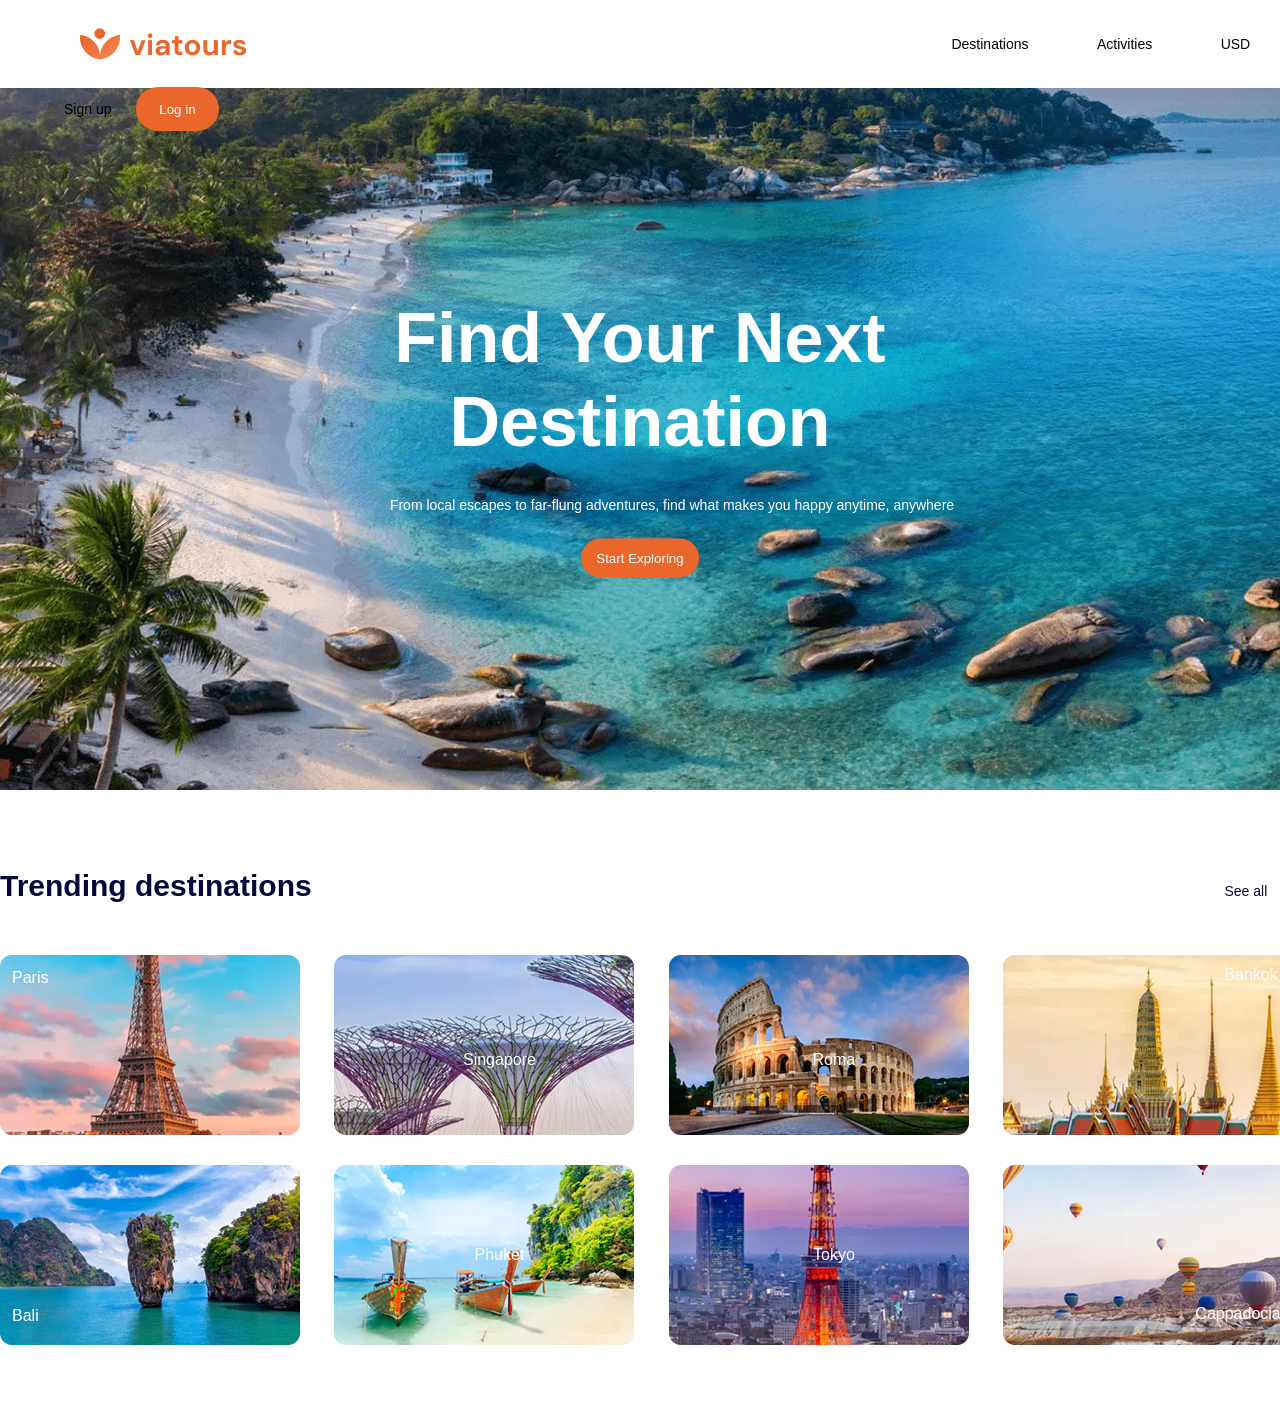
<file: index.html>
<!doctype html>
<html lang="en">
  <head>
    <link rel="stylesheet" href="./ninavardosanidze-homework5/css/reset.css" />
    <link rel="stylesheet" href="./ninavardosanidze-homework5/css/styles.css" />
    <title>homework5</title>
  </head>
  <body>
    <header>
      <img src="./ninavardosanidze-homework5/images/logo.png" alt="logo" />

      <p class="destinations">Destinations</p>
      <p>Activities</p>
      <p>USD</p>
      <p>Sign up</p>

      <button class="login">Log in</button>
    </header>

    <main>
      <section class="hero">
        <div class="text-wrapper">
          <h2>Find Your Next Destination</h2>
          <p>
            From local escapes to far-flung adventures, find what makes you
            happy anytime, anywhere
          </p>
          <button>Start Exploring</button>
        </div>
      </section>

      <section class="trending">
        <h3 class="main-text">Trending destinations</h3>
        <p>See all</p>
        <div class="img-wrapper">
          <img
            src="./ninavardosanidze-homework5/images/paris.jpg"
            alt="Paris picture"
          />
          <h3 class="city">Paris</h3>
        </div>
        <div class="img-wrapper2">
          <img
            src="./ninavardosanidze-homework5/images/singapore.png"
            alt="singapore picture"
          />
          <h3 class="city">Singapore</h3>
        </div>
        <div class="img-wrapper3">
          <img
            src="./ninavardosanidze-homework5/images/roma.png"
            alt="Roma picture"
          />
          <h3 class="city">Roma</h3>
        </div>
        <div class="img-wrapper4">
          <img
            src="./ninavardosanidze-homework5/images/bangkok.png"
            alt="Bankok picture"
          />
          <h3 class="city">Bankok</h3>
        </div>
        <div class="img-wrapper5">
          <img
            src="./ninavardosanidze-homework5/images/bali.png"
            alt="Bali picture"
          />
          <h3 class="city">Bali</h3>
        </div>
        <div class="img-wrapper6">
          <img
            src="./ninavardosanidze-homework5/images/phuket.png"
            alt="Phuket picture"
          />
          <h3 class="city">Phuket</h3>
        </div>
        <div class="img-wrapper7">
          <img
            src="./ninavardosanidze-homework5/images/tokyo.png"
            alt="Tokyo picture"
          />
          <h3 class="city">Tokyo</h3>
        </div>
        <div class="img-wrapper8">
          <img
            src="./ninavardosanidze-homework5/images/cappadocia.png"
            alt="Cappadocia picture"
          />
          <h3 class="city">Cappadocia</h3>
        </div>
      </section>
    </main>
  </body>
</html>
</file>
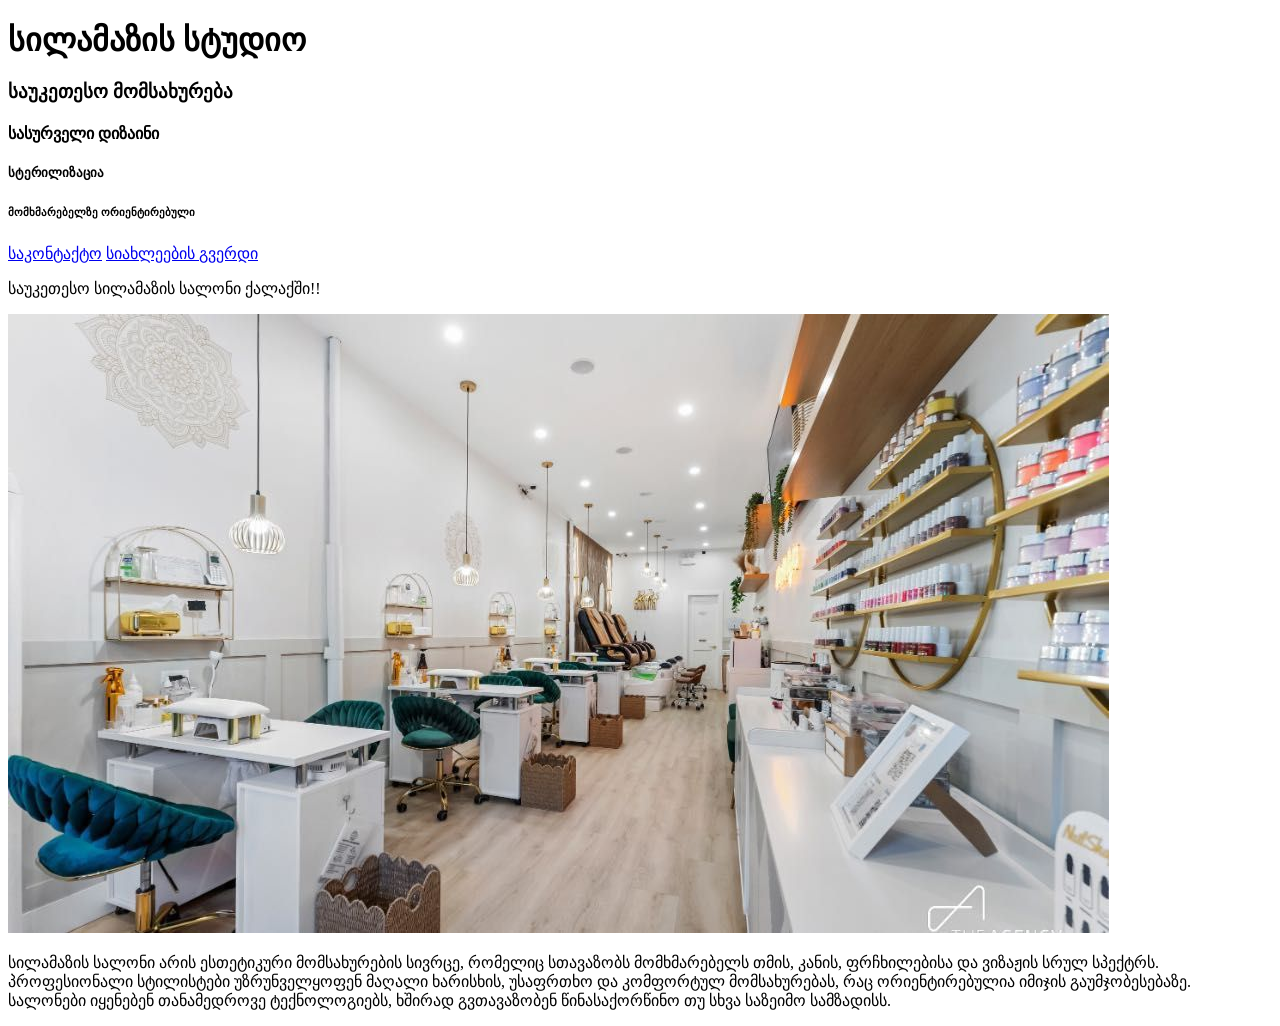
<file: ninavardosanidze-homework1/index.html>
<!DOCTYPE html>
<head>
    <title>Nail Studio</title>
</head>
<body>
    <h1>სილამაზის სტუდიო</h1>
    <h3>საუკეთესო მომსახურება</h3>
    <h4>სასურველი დიზაინი</h4>
    <h5>სტერილიზაცია</h5>
    <h6>მომხმარებელზე ორიენტირებული</h6>

    <nav>
    <a href="/contact.html">საკონტაქტო</a>
    <a href="./news.html">სიახლეების გვერდი</a>
    </nav>

    <p>საუკეთესო სილამაზის სალონი ქალაქში!!</p>

    <img src ="./images/nail.jpeg" alt="nailstudio"/>
    <p>სილამაზის სალონი არის ესთეტიკური მომსახურების სივრცე, რომელიც სთავაზობს მომხმარებელს თმის, კანის, ფრჩხილებისა და ვიზაჟის სრულ სპექტრს. პროფესიონალი სტილისტები უზრუნველყოფენ მაღალი ხარისხის, უსაფრთხო და კომფორტულ მომსახურებას, რაც ორიენტირებულია იმიჯის გაუმჯობესებაზე. სალონები იყენებენ თანამედროვე ტექნოლოგიებს, ხშირად გვთავაზობენ წინასაქორწინო თუ სხვა საზეიმო სამზადისს.</p>

</body>
</html>
</file>
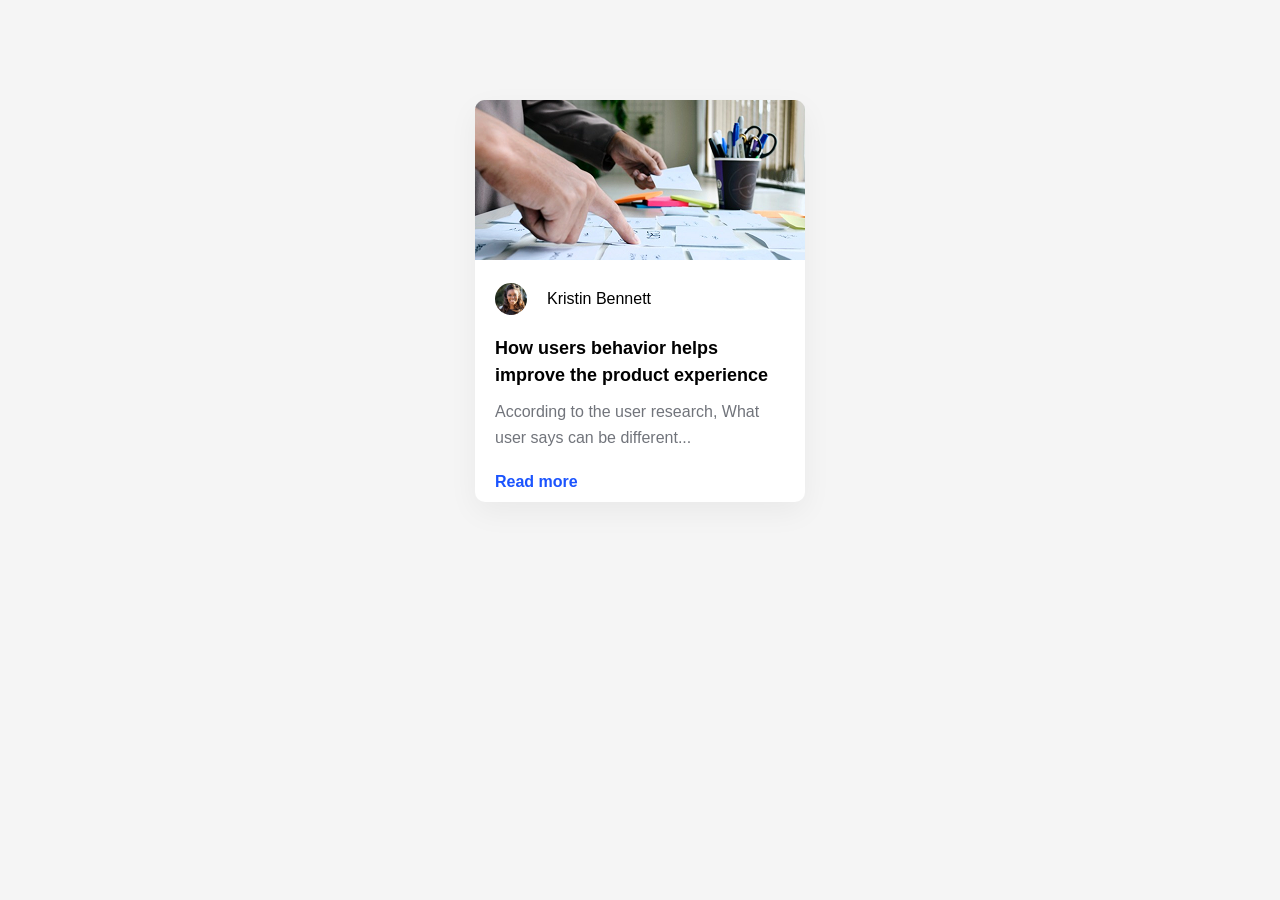
<file: ninavardosanidze-homework4/index.html>
<!doctype html>
<html>
  <head>
    <link rel="stylesheet" href="./css/reset.css" />
    <link rel="stylesheet" href="./css/styles.css" />
    <title>homework4</title>
  </head>
  <body>
    <div class="main">
      <img src="./images/main.png" alt="main" />
      <div class="profili">
        <img src="./images/profile.jpg" alt="foto" />
        <p>Kristin Bennett</p>
      </div>
      <div class="txt">
        <h2>How users behavior helps improve the product experience</h2>
        <p>
          According to the user research, What user says can be different...
        </p>
      </div>
      <button class="read">Read more</button>
    </div>
  </body>
</html>
</file>
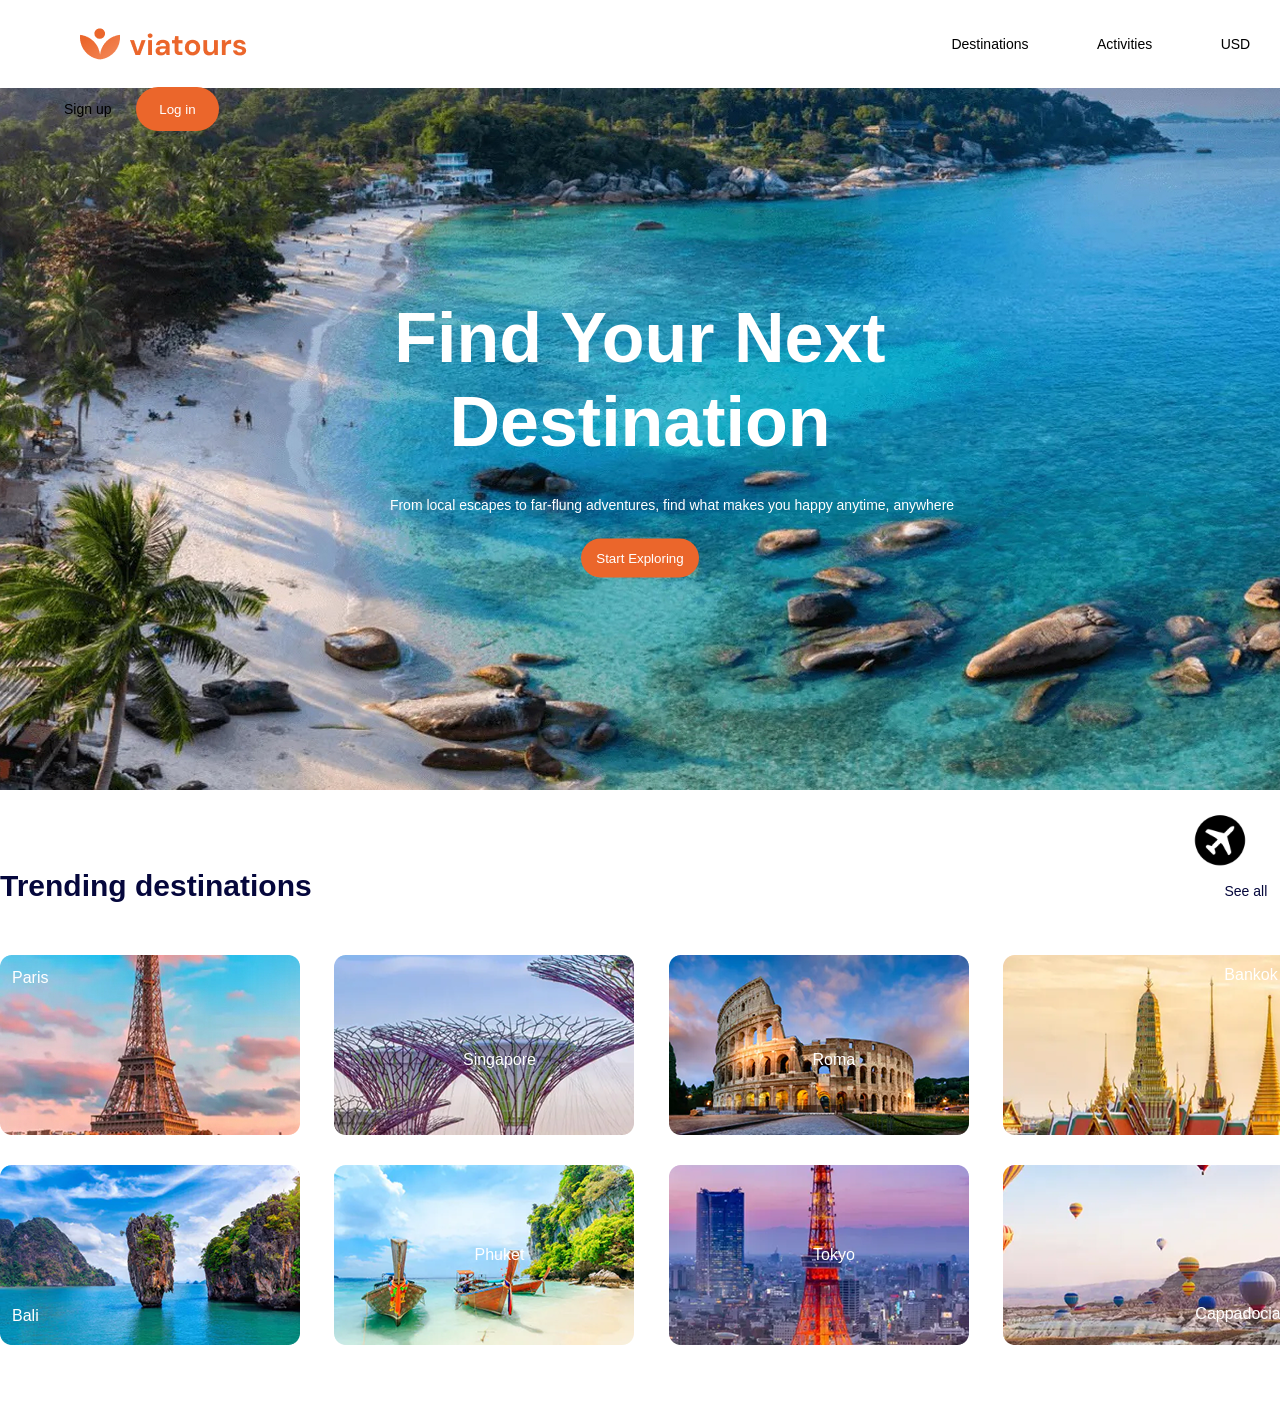
<file: ninavardosanidze-homework5/index.html>
<!doctype html>
<html lang="en">
  <head>
    <link rel="stylesheet" href="./css/reset.css" />
    <link rel="stylesheet" href="./css/styles.css" />
    <title>homework5</title>
  </head>
  <body>
    <img class="icon" src="./images/travelicon.png" alt="icon">
    <header>
      <img src="./images/logo.png" alt="logo" />

      <p class="destinations">Destinations</p>
      <p>Activities</p>
      <p>USD</p>
      <p>Sign up</p>

      <button class="login">Log in</button>
    </header>

    <main>
      <section class="hero">
        <div class="text-wrapper">
          <h2>Find Your Next Destination</h2>
          <p>
            From local escapes to far-flung adventures, find what makes you
            happy anytime, anywhere
          </p>
          <button>Start Exploring</button>
        </div>
      </section>

      <section class="trending">
        <h3 class="main-text">Trending destinations</h3>
        <p>See all</p>
        <div class="img-wrapper">
          <img
            src="./images/paris.jpg"
            alt="Paris picture"
          />
          <h3 class="city">Paris</h3>
        </div>
        <div class="img-wrapper2">
          <img
            src="./images/singapore.png"
            alt="singapore picture"
          />
          <h3 class="city">Singapore</h3>
        </div>
        <div class="img-wrapper3">
          <img
            src="./images/roma.png"
            alt="Roma picture"
          />
          <h3 class="city">Roma</h3>
        </div>
        <div class="img-wrapper4">
          <img
            src="./images/bangkok.png"
            alt="Bankok picture"
          />
          <h3 class="city">Bankok</h3>
        </div>
        <div class="img-wrapper5">
          <img
            src="./images/bali.png"
            alt="Bali picture"
          />
          <h3 class="city">Bali</h3>
        </div>
        <div class="img-wrapper6">
          <img
            src="./images/phuket.png"
            alt="Phuket picture"
          />
          <h3 class="city">Phuket</h3>
        </div>
        <div class="img-wrapper7">
          <img
            src="./images/tokyo.png"
            alt="Tokyo picture"
          />
          <h3 class="city">Tokyo</h3>
        </div>
        <div class="img-wrapper8">
          <img
            src="./images/cappadocia.png"
            alt="Cappadocia picture"
          />
          <h3 class="city">Cappadocia</h3>
        </div>
      </section>
    </main>
  </body>
</html>
</file>
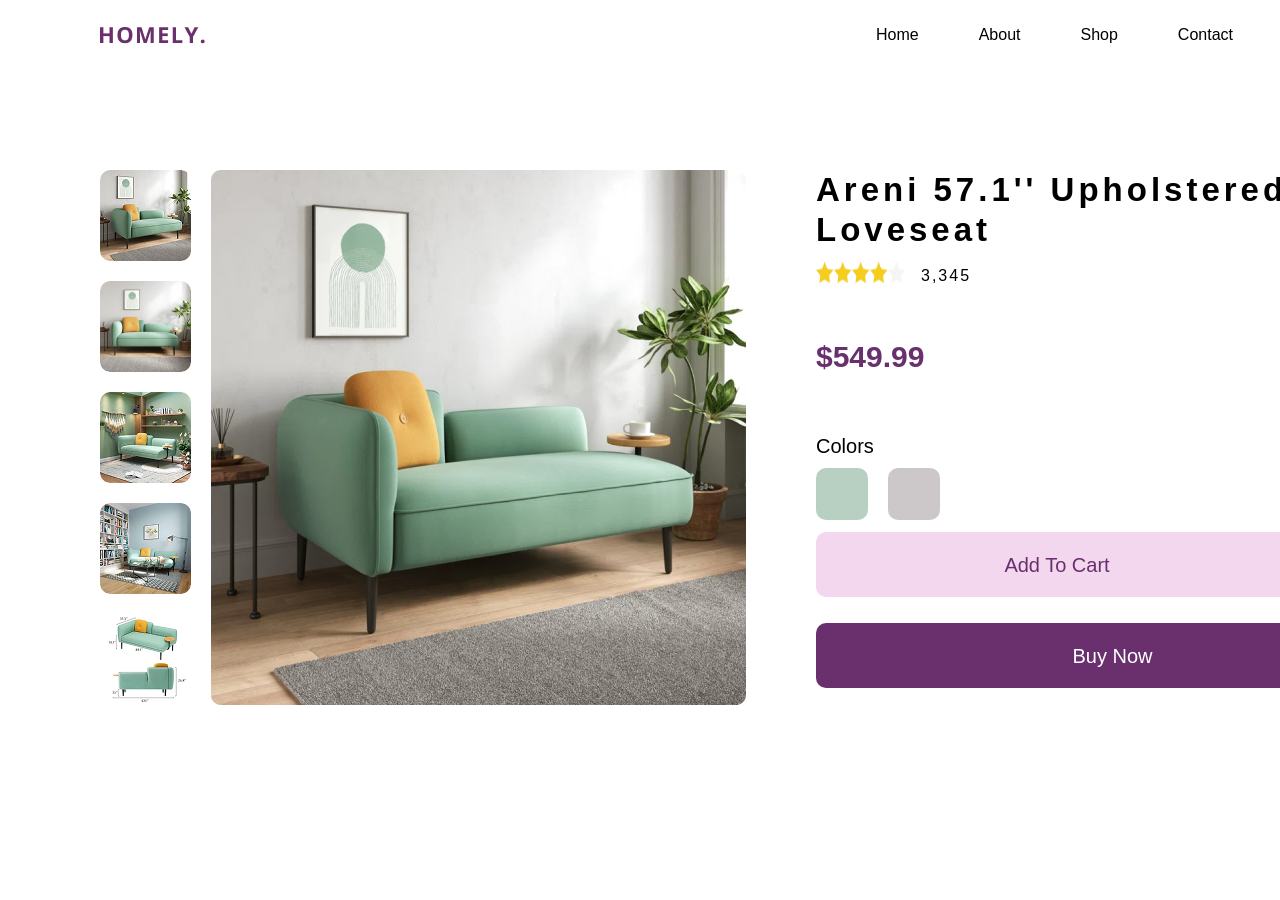
<file: ninavardosanidze-homework6/index.html>
<!doctype html>
<html>
  <head>
    <link rel="stylesheet" href="./css/reset.css" />
    <link rel="stylesheet" href="./css/styles.css" />
    <title>homework 6</title>
  </head>
  <body>
    <section>
      <header class="wrapper">
        <div class="container">
          <img src="./images/logo.png" alt="main logo" />
          <nav class="headernav">
            <ul class="listnav">
              <li>
                <p>Home</p>
              </li>
              <li>
                <p>About</p>
              </li>
              <li>
                <p>Shop</p>
              </li>
              <li>
                <p>Contact</p>
              </li>
            </ul>

            <div class="buttons">
              <div>
                <img src="./images/cart-icon.png" alt="cart logo" />
              </div>
              <div class="useri">
                <img src="./images/user-icon.png" alt="user logo" />
              </div>
            </div>
          </nav>
        </div>
      </header>
      <main class="hero-container">
        <div class="mtavari">
          <ul class="img-list">
            <li>
              <img src="./images/product-img-1.png" alt="divani" />
            </li>
            <li>
              <img src="./images/product-img-2.jpg" alt="divani" />
            </li>
            <li>
              <img src="./images/product-img-3.png" alt="divani" />
            </li>
            <li>
              <img src="./images/product-img-4.png" alt="divani" />
            </li>
            <li>
              <img src="./images/product-img-5.png" alt="divani" />
            </li>
          </ul>
          <div class="mainpic">
            <img src="./images/main.png" alt="main" />
          </div>

          <div class="textpage">
            <h1 class="warwera">Areni 57.1'' Upholstered Loveseat</h1>
            <div class="stars">
              <img src="./images/yellow-star.png" alt="star" />
              <img src="./images/yellow-star.png" alt="star" />
              <img src="./images/yellow-star.png" alt="star" />
              <img src="./images/yellow-star.png" alt="star" />
              <img src="./images/gray-star.png" alt="star" />
              <p>3,345</p>
            </div>
            <div class="fasi">
              <h2>$549.99</h2>
            </div>
            <div class="colortext">
              <h2>Colors</h2>
            </div>

            <div class="colors">
              <div class="mwvane"></div>
              <div class="gray"></div>
            </div>
            <div class="main-buttons">
              <div class="first">
                <div class="add">
                  <p>Add To Cart</p>
                </div>

                <div class="heart">
                  <img src="./images/heart.png" alt="favorites" />
                </div>
              </div>
              <div class="buy">
                <p>Buy Now</p>
              </div>
            </div>
          </div>
        </div>
      </main>
    </section>
  </body>
</html>
</file>
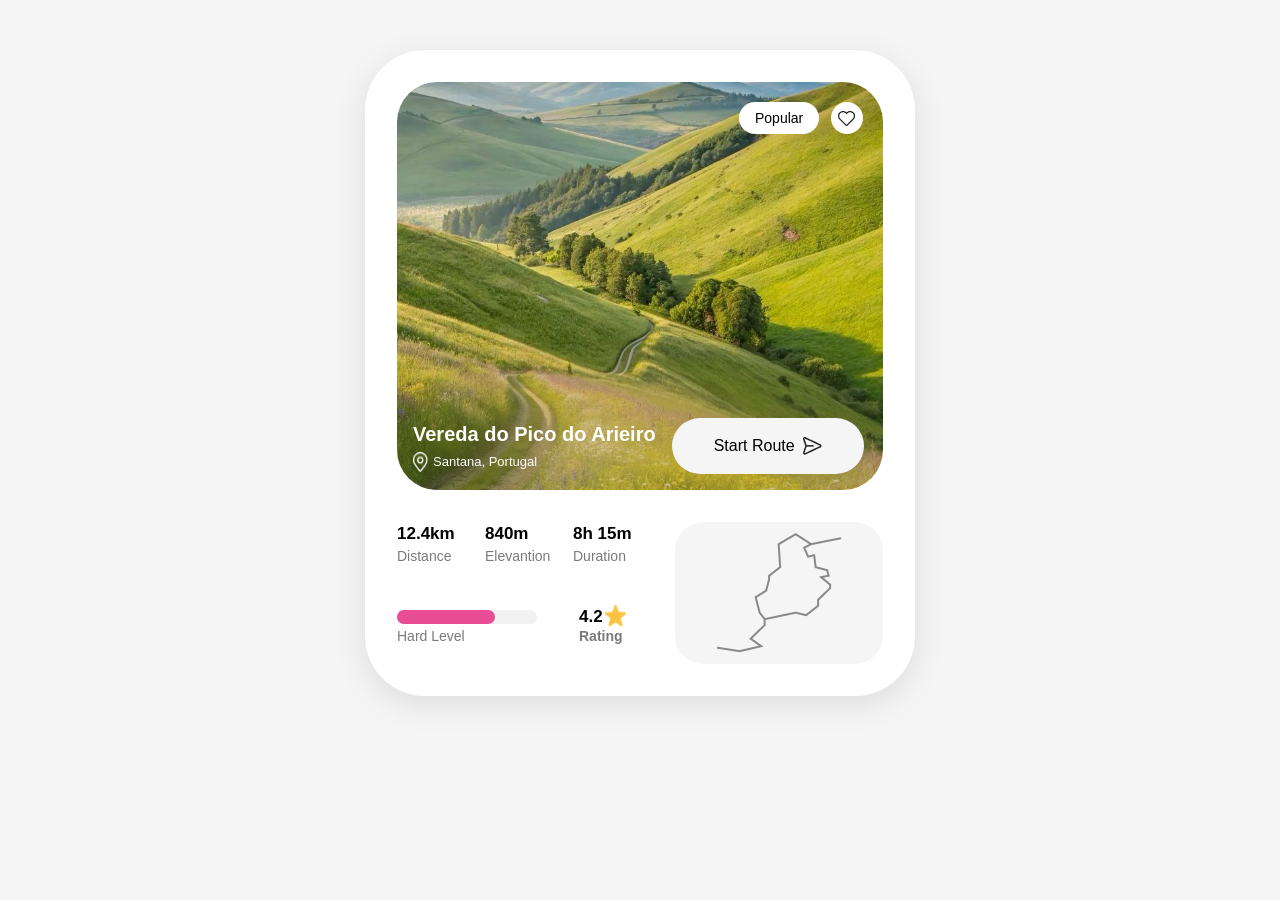
<file: ninavardosanidze-homework7/index.html>
<!doctype html>
<html lang="en">
  <head>
    <link rel="stylesheet" href="./css/reset.css" />
    <link rel="stylesheet" href="./css/styles.css" />
    <title>homework7</title>
  </head>
  <body>
    <section>
      <div class="card">
        <div class="main-image">
          <div class="top-part">
            <div class="popular">
              <p>Popular</p>
            </div>
            <div class="favorite">
              <img src="./images/heart.png" alt="favorite icon" />
            </div>
          </div>

          <div class="bottom-part">
            <div class="main-text">
              <h2 class="title">Vereda do Pico do Arieiro</h2>
              <div class="location">
                <img src="./images/Union.png" alt="icon" />
                <p>Santana, Portugal</p>
              </div>
            </div>
            <div class="start-button">
              <p>Start Route</p>
              <img src="./images/Vector (1).png" alt="button logo" />
            </div>
          </div>
        </div>

        <div class="second-part">
          <div class="left-side">
            <div class="text-part">
              <div class="distance">
                <h3>12.4km</h3>
                <p class="meter">Distance</p>
              </div>

              <div class="elevation">
                <h3>840m</h3>
                <p class="meter">Elevantion</p>
              </div>

              <div class="duration">
                <h3>8h 15m</h3>
                <p class="meter">Duration</p>
              </div>
            </div>

            <div class="rating">
              <div class="main">
                <div class="control">
                  <div class="level">
                    <div class="gray-button"></div>
                    <div class="pink-button"></div>
                  </div>
                  <div class="level-text">Hard Level</div>
                </div>

                <div class="star">
                  <div class="points">
                    <p>4.2</p>
                    <img src="./images/Star.png" alt="star" />
                  </div>
                  <p class="review-text">Rating</p>
                </div>
              </div>
            </div>
          </div>

          <div class="right-side">
            <div class="last-part"></div>
          </div>
        </div>
      </div>
    </section>
  </body>
</html>
</file>
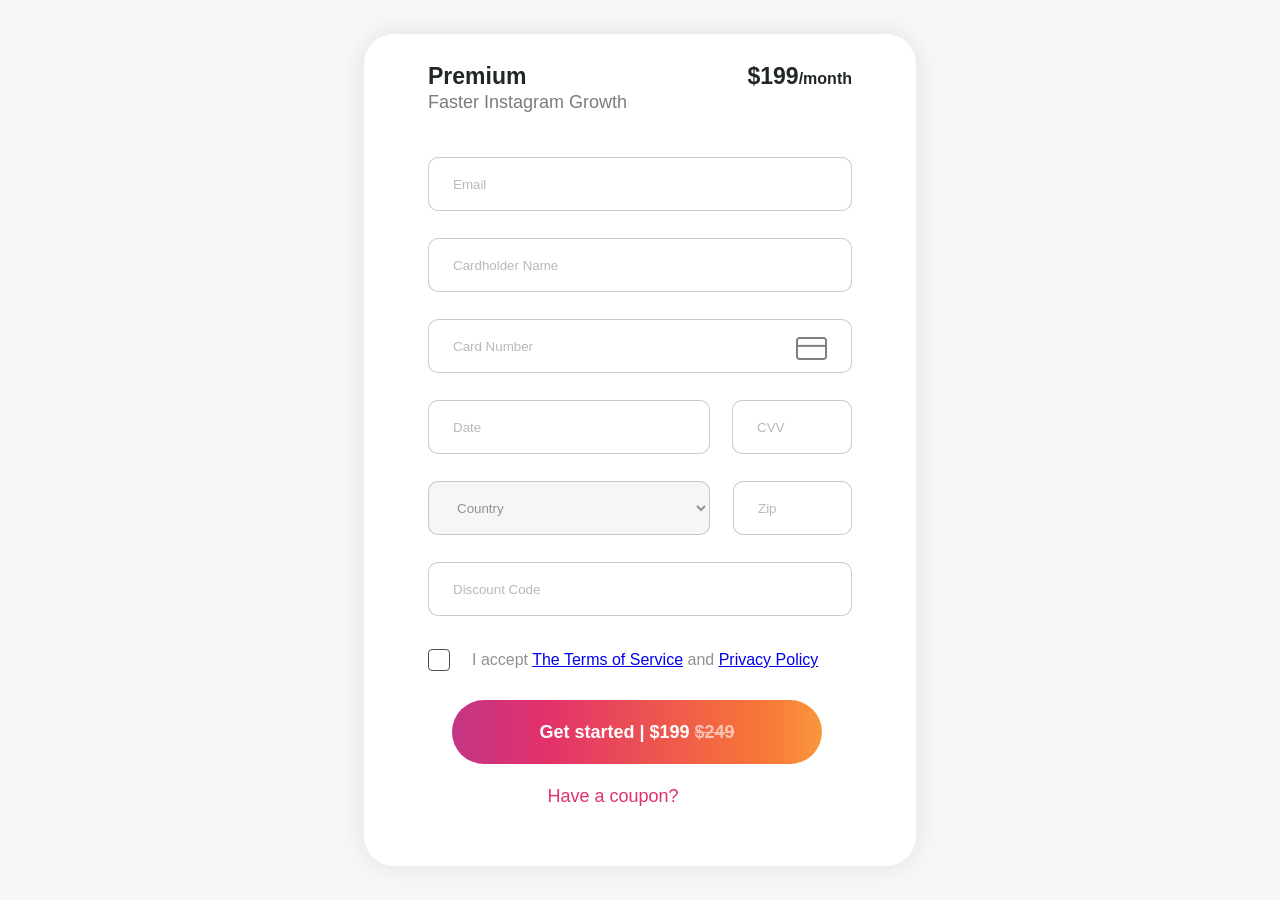
<file: ninavardosanidze-homework8/index.html>
<!doctype html>
<html>
  <head>
    <link rel="stylesheet" href="./css/reset.css" />
    <link rel="stylesheet" href="./css/styles.css" />
    <title>homework8</title>
  </head>
  <body>
    <section>
      <div class="main">
        <div class="card">
          <div class="header">
            <h3>Premium</h3>
            <h3>$199<span class="month">/month</span></h3>
          </div>
          <p class="faster">Faster Instagram Growth</p>

          <form action="#" class="sign-in">
            <input type="email" placeholder="Email" />
            <input type="text" placeholder="Cardholder Name" />

            <div class="card-info">
              <input type="number" placeholder="Card Number" />
              <img src="./images/card.png" alt="cardicon" class="icon" />
            </div>

            <div class="bank-card">
              <input type="number" placeholder="Date" class="date" />
              <input type="number" placeholder="CVV" class="cvv" />
            </div>

            <div class="address">
              <select name="country" id="Country" class="country">
                <option value="country">Country</option>
              </select>
              <input type="number" placeholder="Zip" />
            </div>

            <input type="text" placeholder="Discount Code" />
          </form>

          <label class="footer">
            <div class="box">
              <input type="checkbox" id="accept" />
              <div class="checkmark">
                <img src="./images/sign.png" alt="icon" class="box-sign" />
              </div>
            </div>
            <p>
              I accept <a href="#">The Terms of Service</a> and
              <a href="#">Privacy Policy</a>
            </p>
          </label>
          <button class="button">
            Get started | $199 <span class="sale">$249</span>
          </button>
          <a href="#" class="code">Have a coupon?</a>
        </div>
      </div>
    </section>
  </body>
</html>
</file>
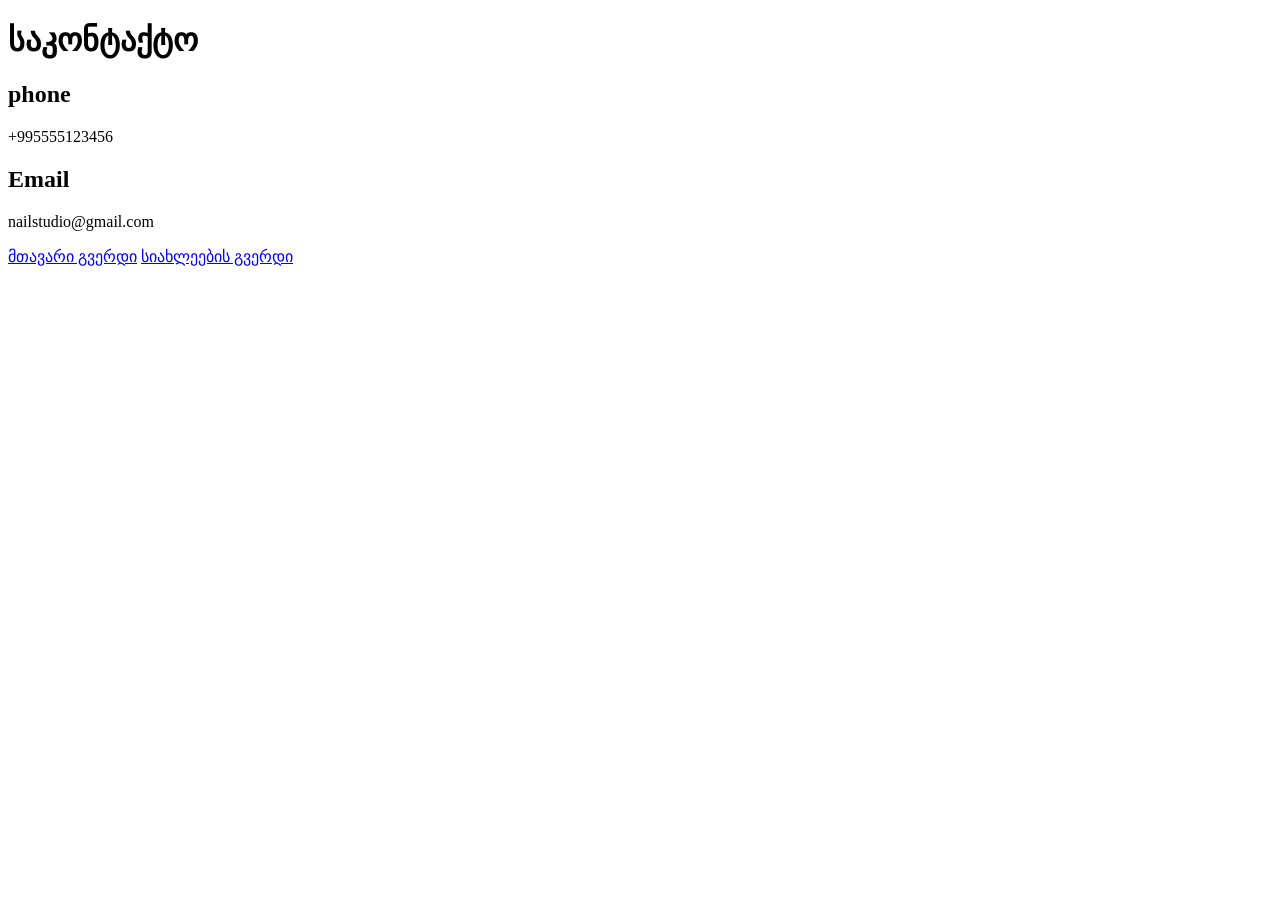
<file: ninavardosanidze-homework1/contact.html>
<!DOCTYPE html>
<head>
    <title>contacts</title>
</head>
<body>
    <h1>საკონტაქტო</h1>
    <h2>phone</h2>
    <p>+995555123456</p>
    <h2>Email</h2>
    <p>nailstudio@gmail.com</p>

    <a href="./index.html">მთავარი გვერდი</a>
    <a href="./news.html">სიახლეების გვერდი</a>
</body>
</html>
</file>
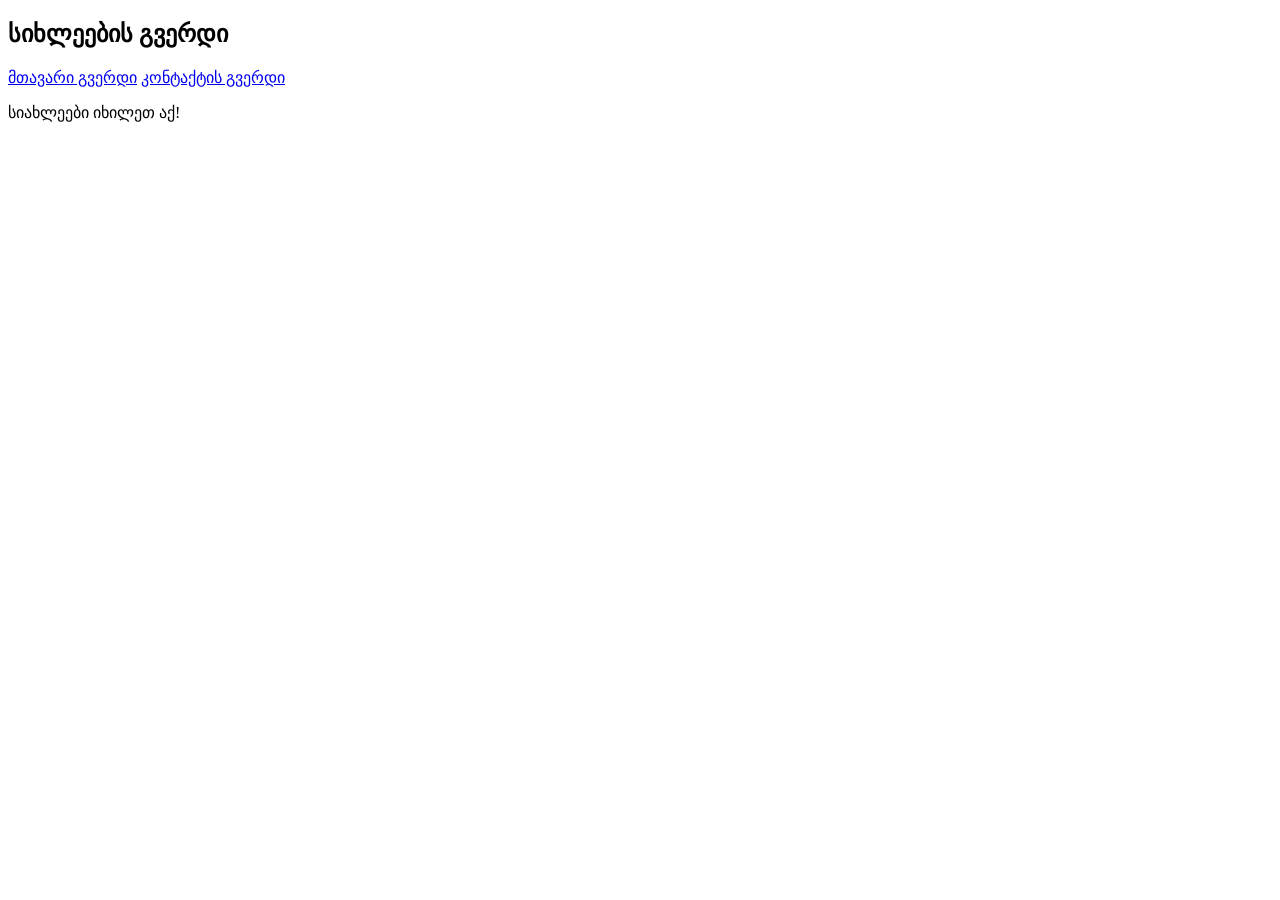
<file: ninavardosanidze-homework1/news.html>
<!doctype html>
<html>
  <head>
    <title>news</title>
  </head>
  <body>
    <h2>სიხლეების გვერდი</h2>

    <nav>
      <a href="./index.html">მთავარი გვერდი</a>
      <a href="./contact.html">კონტაქტის გვერდი</a>
    </nav>

    <p>სიახლეები იხილეთ აქ!</p>
  </body>
</html>
</file>
<file: ninavardosanidze-homework5/css/styles.css>
body {
  font-family: Arial, Helvetica, sans-serif;
}

header {
  position: sticky;
  top: 0;
  width: 100%;
  height: 88px;
  background-color: white;
  margin: auto;
  z-index: 100;
}

header * {
  display: inline-block;
  vertical-align: middle;
}

header img {
  margin-top: 28px;
  margin-left: 80px;
}

p {
  margin-top: 27px;
  margin-left: 64px;
  font-size: 14px;
}

.destinations {
  margin-left: 700px;
  margin-top: 27px;
}

.login {
  margin-top: 27px;
  width: 83px;
  height: 44px;
  border: none;
  border-radius: 200px;
  background-color: #eb662b;
  color: white;
  margin-left: 20px;
  cursor: pointer;
}

.hero {
  width: 100%;
  height: 702px;
  background-image: url(../images/hero.jpg);
  background-repeat: no-repeat;
  background-position: center;
  background-size: cover;
  position: relative;
}

.text-wrapper {
  width: 630px;
  height: 287px;
  color: #fff;
  text-align: center;
  position: absolute;
  top: 50%;
  left: 50%;
  transform: translate(-50%, -50%);
}

.text-wrapper h2 {
  font-size: 70px;
  line-height: 84px;
  font-weight: 600;
}

.text-wrapper p {
  font-size: 14px;
  line-height: 28px;
  font-weight: 400;
}

.text-wrapper button {
  color: #fff;
  background-color: #eb662b;
  border-radius: 200px;
  border: none;
  padding: 12px 15px;
  margin-top: 20px;
}

.main-text {
  display: inline-block;
  width: 320px;
  height: 45px;
  line-height: 45px;
  font-size: 30px;
  color: #05073c;
  font-weight: bold;
}
.trending p {
  display: inline-block;
  margin-left: 900px;
  color: #05073c;
  font-size: 14px;
  line-height: 28px;
  cursor: pointer;
}

.trending {
  width: 1320px;
  height: 505px;
  margin: 60px auto;
}

.img-wrapper {
  position: relative;
  display: inline-block;
  width: 330px;
  height: 210px;
  top: 47px;
}

.city {
  position: absolute;
  color: #fff;
  top: 15px;
  left: 12px;
  font-size: 16px;
}

.img-wrapper2 {
  position: relative;
  display: inline-block;
  width: 330px;
  height: 210px;
  top: 47px;
}
.img-wrapper2 h3 {
  position: absolute;
  color: #fff;
  top: 50%;
  left: 50%;
  transform: translate(-50%, -50%);
}

.img-wrapper3 {
  position: relative;
  display: inline-block;
  width: 330px;
  height: 210px;
  top: 47px;
}
.img-wrapper3 h3 {
  position: absolute;
  color: #fff;
  top: 50%;
  left: 50%;
  transform: translate(-50%, -50%);
}
.img-wrapper4 {
  position: relative;
  display: inline-block;
  width: 300px;
  height: 210px;
  top: 47px;
}
.img-wrapper4 h3 {
  position: absolute;
  color: #fff;
  top: 12px;
  left: 221px;
}
.img-wrapper5 {
  position: relative;
  display: inline-block;
  width: 330px;
  height: 180px;
  top: 47px;
}

.img-wrapper5 h3 {
  position: absolute;
  color: #fff;
  top: 143px;
  left: 12px;
}

.img-wrapper6 {
  position: relative;
  display: inline-block;
  width: 330px;
  height: 180px;
  top: 47px;
}

.img-wrapper6 h3 {
  position: absolute;
  color: #fff;
  top: 50%;
  left: 50%;
  transform: translate(-50%, -50%);
}

.img-wrapper7 {
  position: relative;
  display: inline-block;
  width: 330px;
  height: 180px;
  top: 47px;
}

.img-wrapper7 h3 {
  position: absolute;
  color: #fff;
  top: 50%;
  left: 50%;
  transform: translate(-50%, -50%);
}

.img-wrapper8 {
  position: relative;
  display: inline-block;
  width: 300px;
  height: 180px;
  top: 47px;
}

.img-wrapper8 h3 {
  position: absolute;
  color: #fff;
  top: 141px;
  left: 192px;
}

.icon {
  position: fixed;
  right: 30px;
  bottom: 30px;
  width: 60px;
  height: 60px;
  z-index: 80;
}
</file>
<file: ninavardosanidze-homework4/css/styles.css>
body {
  background-color: #f5f5f5;
  font-family: Arial, Helvetica, sans-serif;
}

.main {
  margin: 100px auto;
  width: 330px;
  height: 402px;
  background-color: #fff;
  border-radius: 10px;
  box-shadow: 0px 10px 30px 0px rgba(0, 0, 0, 0.05);
  -webkit-box-shadow: 0px 10px 30px 0px rgba(0, 0, 0, 0.05);
  -moz-box-shadow: 0px 10px 30px 0px rgba(0, 0, 0, 0.05);
}

.profili {
  display: flex;
  align-items: center;
}

.profili img {
  margin: 20px 20px;
  width: 32px;
  height: 32px;
  border-radius: 50%;
}

.profili p {
  font-size: 16px;
  margin: 0;
}

.txt {
  padding: 0 20px 20px 20px;
}

.txt h2 {
  font-size: 18px;
  font-weight: 600;
  line-height: 150%;
  margin: 0;
}

.txt p {
  font-weight: 400;
  color: #71747b;
  font-size: 16px;
  line-height: 165%;
  padding-top: 10px;
}

.read {
  background-color: white;
  color: #1b54fe;
  font-size: 16px;
  font-weight: 600;
  border: none;
  padding-left: 20px;
  cursor: pointer;
}
</file>
<file: ninavardosanidze-homework6/css/styles.css>
body {
  font-family: Arial, Helvetica, sans-serif;
}

.wrapper {
  background-color: white;
  position: sticky;
  top: 0;
  z-index: 999;
}

.wrapper,
.hero-container {
  width: 1512px;
  margin: auto;
}

.container {
  margin: auto;
  display: flex;
  justify-content: space-between;
  align-items: center;
  width: 1312px;
  height: 70px;
  /* background-color: white; */
}

.headernav,
.listnav {
  display: flex;
  align-items: center;
  column-gap: 60px;
  font-size: 16px;
}

.buttons {
  display: flex;
  align-items: center;
  column-gap: 53px;
}

.buttons div {
  cursor: pointer;
}

.useri {
  display: flex;
  align-items: center;
  width: 40px;
  height: 40px;
  border: 1px solid #69306d;
  border-radius: 50%;
  justify-content: center;
}

.hero-container {
  margin-top: 100px;
  /* border: 5px solid black; */
  height: 535px;
}

.mtavari {
  width: 1312px;
  height: 535px;
  margin: auto;
  /* border: 4px solid red; */
  display: flex;
}

.img-list {
  height: 91px;
  width: 91px;
  display: flex;
  flex-direction: column;
  row-gap: 20px;
}

.img-list img {
  width: 91px;
  height: 91px;
  display: block;
  border-radius: 10px;
}

.mainpic {
  display: flex;
  width: 535px;
  height: 535px;
  margin-left: 20px;
}

.textpage {
  width: 593px;
  height: 535px;
  display: flex;
  margin-left: 70px;
  flex-direction: column;
  gap: 12px;
}

.warwera {
  width: 571px;
  height: 80px;
  font-size: 33px;
  /* border: 3px solid green; */
  line-height: 40px;
  letter-spacing: 4px;
  font-weight: 700;
}

.stars {
  width: 22px;
  height: 22px;
  display: flex;
}

.stars p {
  width: 72px;
  height: 27px;
  font-size: 16px;
  font-weight: 600px;
  letter-spacing: 2px;
  display: flex;
  align-items: center;
  margin-left: 15px;
  line-height: 100%;
}

.fasi {
  width: 530px;
  height: 41px;
  font-weight: 700;
  display: flex;
  margin-top: 46px;
  color: #69306d;
  font-size: 30px;
}

.colortext {
  margin-top: 41px;
  font-size: 20px;
}

.colors {
  display: flex;
  column-gap: 20px;
}

.mwvane {
  background-color: #b7d0c1;
  width: 52px;
  height: 52px;
  border-radius: 10px;
}
.gray {
  background-color: #ccc8c9;
  width: 52px;
  height: 52px;
  border-radius: 10px;
}

.first {
  display: flex;
  gap: 20px;
}
.main-buttons {
  display: flex;
  flex-direction: column;
  gap: 26px;
}

.add {
  width: 482px;
  height: 65px;
  background-color: #f2d7ee;
  color: #69306d;
  font-size: 20px;
  text-align: center;
}

.heart {
  width: 91px;
  height: 65px;
  border: 1px solid #69306d;
}

.add,
.heart,
.buy {
  display: flex;
  justify-content: center;
  align-items: center;
  cursor: pointer;
  border-radius: 10px;
}

.buy {
  width: 593px;
  height: 65px;
  background-color: #69306d;
  color: #fff;
  font-size: 20px;
  text-align: center;
  display: flex;
}
</file>
<file: ninavardosanidze-homework7/css/styles.css>
body {
  font-family: Arial, Helvetica, sans-serif;
  background-color: #f5f5f5;
}

.card {
  width: 550px;
  height: 646px;
  margin: 50px auto;
  background-color: #fff;
  /* border: 4px solid black; */
  padding: 32px;
  border-radius: 60px;
  -webkit-box-shadow: 0px 8px 32px 0px rgba(0, 0, 0, 0.1);
  box-shadow: 0px 8px 32px 0px rgba(0, 0, 0, 0.1);
}

.main-image {
  width: 100%;
  height: 408px;
  background-image: url(../images/main.png);
  background-size: cover;
  border-radius: 40px;
  background-position: center;
  position: relative;
}

.main-image::after {
  content: "";
  width: 100%;
  height: 160px;
  /* border: 3px solid red; */
  bottom: 0px;
  position: absolute;
  border-radius: 0px 0px 40px 40px;
  backdrop-filter: blur(36px);
  mask-image: linear-gradient(to bottom, transparent, black);
}

.top-part {
  width: 124px;
  height: 32px;
  display: flex;
  margin-right: 20px;
  margin-top: 20px;
  right: 0px;
  top: 0px;
  position: absolute;
  column-gap: 12px;
}

.popular {
  width: 80px;
  height: 100%;
  background-color: #fff;
  border-radius: 40px;
  padding: 6px 16px;
  font-size: 14px;
  font-weight: 500;
  line-height: 20px;
  cursor: pointer;
}

.favorite {
  width: 32px;
  height: 32px;
  background-color: #fff;
  border-radius: 50px;
  display: flex;
  justify-content: center;
  align-items: center;
  cursor: pointer;
}

.bottom-part {
  width: 100%;
  height: 88px;
  padding: 16px;
  left: 0px;
  bottom: 0px;
  position: absolute;
  z-index: 99;
  display: flex;
  align-items: center;
  column-gap: 16px;
}

.title {
  color: #fff;
  font-size: 20px;
  line-height: 28px;
  letter-spacing: -2%;
  font-weight: 600;
}

.location {
  display: flex;
  color: #fff;
  gap: 5px;
  font-size: 13px;
  font-weight: 500;
  line-height: 20px;
  letter-spacing: -2%;
  margin-top: 4px;
}

.start-button {
  width: 192px;
  height: 56px;
  font-size: 16px;
  font-weight: 500;
  background-color: #f5f5f5;
  justify-content: center;
  border-radius: 40px;
  display: flex;
  align-items: center;
  column-gap: 8px;
  cursor: pointer;
}

.second-part {
  width: 100%;
  height: 142px;
  /* border: 3px solid black; */
  margin-top: 32px;
  display: flex;
  justify-content: space-between;
  column-gap: 12px;
}
.left-side,
.right-side {
  height: 100%;
  display: flex;
}

.left-side {
  width: 266px;
  /* border: 2px solid red; */
  position: relative;
}
.right-side {
  width: 208px;
  /* border: 2px solid green; */
}

.text-part {
  display: flex;
}

.distance,
.elevation,
.duration {
  width: 88px;
  height: 44px;
}

.text-part h3 {
  font-size: 17px;
  line-height: 24px;
  font-weight: 550;
}

.meter {
  color: #7a7a7a;
  font-size: 14px;
  font-weight: 450;
  letter-spacing: -2%;
  line-height: 20px;
}

.rating {
  width: 266px;
  height: 44px;
  /* border: 2px solid blue; */
  position: absolute;
  bottom: 15px;
}
.main {
  display: flex;
  justify-content: space-between;
  column-gap: 40px;
}

.level {
  width: 140px;
  height: 24px;
  position: relative;
  padding-top: 5px;
}

.gray-button {
  width: 100%;
  height: 14px;
  background-color: #f1f1f1;
  border-radius: 40px;
  position: absolute;
}

.pink-button {
  width: 70%;
  height: 14px;
  background-color: #e94d94;
  border-radius: 40px;
  position: absolute;
  z-index: 2;
}

.star {
  width: 84px;
  height: 44px;
  /* border: 2px solid rgb(239, 132, 150); */
}

.level-text {
  width: 140px;
  height: 20px;
  color: #7a7a7a;
  font-size: 14px;
  bottom: 0px;
}

.control {
  display: flex;
  flex-direction: column;
  bottom: 0;
}

.points {
  display: flex;
  column-gap: 2px;
  align-items: center;
}

.points img {
  width: 22px;
  height: 22px;
}
.star {
  display: flex;
  flex-direction: column;
  gap: 2px;
  font-size: 17px;
  font-weight: 550;
}

.review-text {
  color: #7a7a7a;
  font-size: 14px;
}

.last-part {
  width: 208px;
  height: 142px;
  background-color: #5e5e5e0f;
  border-radius: 28px;
  background-image: url(../images/last.png);
  background-position: center;
  background-repeat: no-repeat;
}
</file>
<file: ninavardosanidze-homework8/css/styles.css>
body {
  background-color: #f9f8f7;
  font-family: Arial, Helvetica, sans-serif;
}

.card {
  width: 552px;
  height: 832px;
  background-color: #fff;
  border-radius: 30px;
  /* border: 4px solid black; */
  padding: 30px 64px 10px 64px;
  box-shadow: 0px 0px 30px 0px rgba(0, 0, 0, 0.1);
  -webkit-box-shadow: 0px 0px 30px 0px rgba(0, 0, 0, 0.1);
  -moz-box-shadow: 0px 0px 30px 0px rgba(0, 0, 0, 0.1);
}

.main {
  display: flex;
  justify-content: center;
  align-items: center;
  min-height: 100vh;
}

.header {
  display: flex;
  justify-content: space-between;
  font-size: 23px;
  color: #212628;
  font-weight: 700;
  line-height: 25px;
}

.month {
  font-size: 16px;
}

.faster {
  color: #212628;
  opacity: 0.6;
  font-size: 18px;
  line-height: 23px;
}

.sign-in {
  display: flex;
  flex-direction: column;
  align-items: center;
  margin-top: 43px;
  row-gap: 27px;
}

input:hover {
  background-color: #e1306c;
}
input:focus {
  background-color: yellow;
  border: 2px solid blue;
}

input {
  width: 424px;
  height: 54px;
  border-radius: 10px;
  border: 1px solid rgba(0, 0, 0, 0.4);
  padding-left: 24px;
  padding-right: 54px;
  color: #212628;
  opacity: 0.5;
  outline: none;
}

.date {
  width: 282px;
}

.cvv {
  width: 120px;
  height: 54px;
  padding-right: 0;
}

.bank-card {
  display: flex;
  justify-content: space-between;
  column-gap: 22px;
}

.country {
  width: 282px;
  height: 54px;
  border-radius: 10px;
  border: 1px solid rgba(0, 0, 0, 0.4);
  padding-left: 24px;
  color: #212628;
  opacity: 0.5;
}

.address {
  display: flex;
  justify-content: space-between;
  column-gap: 23px;
}

.address input {
  width: 119px;
  padding-right: 0;
}

.card-info {
  width: 100%;
  position: relative;
}

.icon {
  position: absolute;
  top: 18px;
  right: 25px;
}

.footer {
  display: flex;
  column-gap: 22px;
  align-items: center;
  margin-top: 33px;
  color: #21262880;
  font-size: 16px;
  line-height: 22px;
}

.footer input {
  position: absolute;
  width: 22px;
  height: 22px;
  cursor: pointer;
  opacity: 0;
}

.checkmark {
  width: 22px;
  height: 22px;
  border: 1px solid #000000b2;
  border-radius: 4px;
  display: flex;
  justify-content: center;
  align-items: center;
}

.box-sign {
  display: none;
  width: 13px;
  height: 9px;
}

.footer input:checked ~ .checkmark .box-sign {
  display: block;
}

.button {
  width: 370px;
  height: 64px;
  border: 0;
  border-radius: 32px;
  cursor: pointer;
  margin-top: 29px;
  margin-left: 24px;
  background: linear-gradient(
    to right,
    #c23584 0%,
    #e2306c 24%,
    #f77736 84%,
    #fa963e 100%
  );
  color: #ffffff;
  font-weight: 700;
  font-size: 18px;
  letter-spacing: 0.15%;
  line-height: 24px;
}

.sale {
  color: #fff;
  opacity: 0.6;
  text-decoration: line-through;
  cursor: pointer;
}

.code {
  width: 370px;
  height: 64px;
  color: #e1306c;
  font-size: 18px;
  line-height: 32px;
  display: flex;
  justify-content: center;
  align-items: center;
  text-decoration: none;
}
</file>
